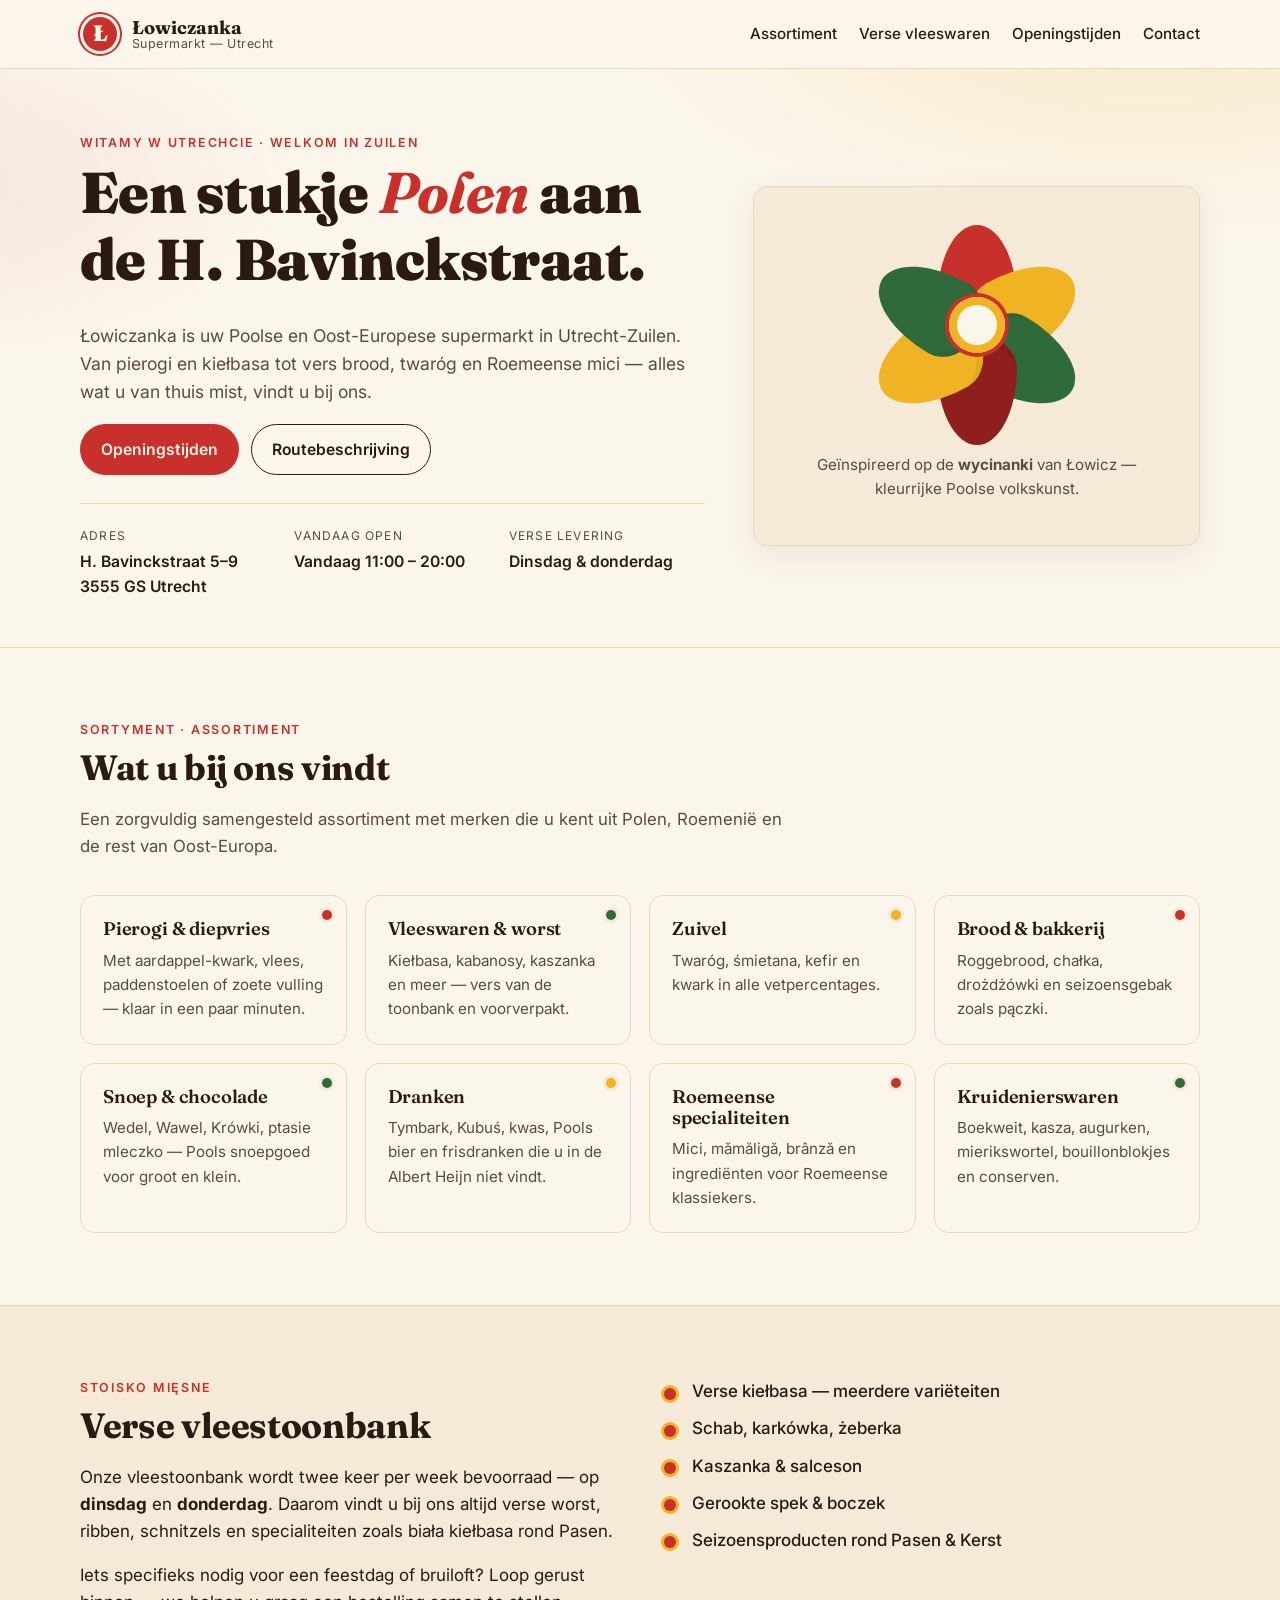
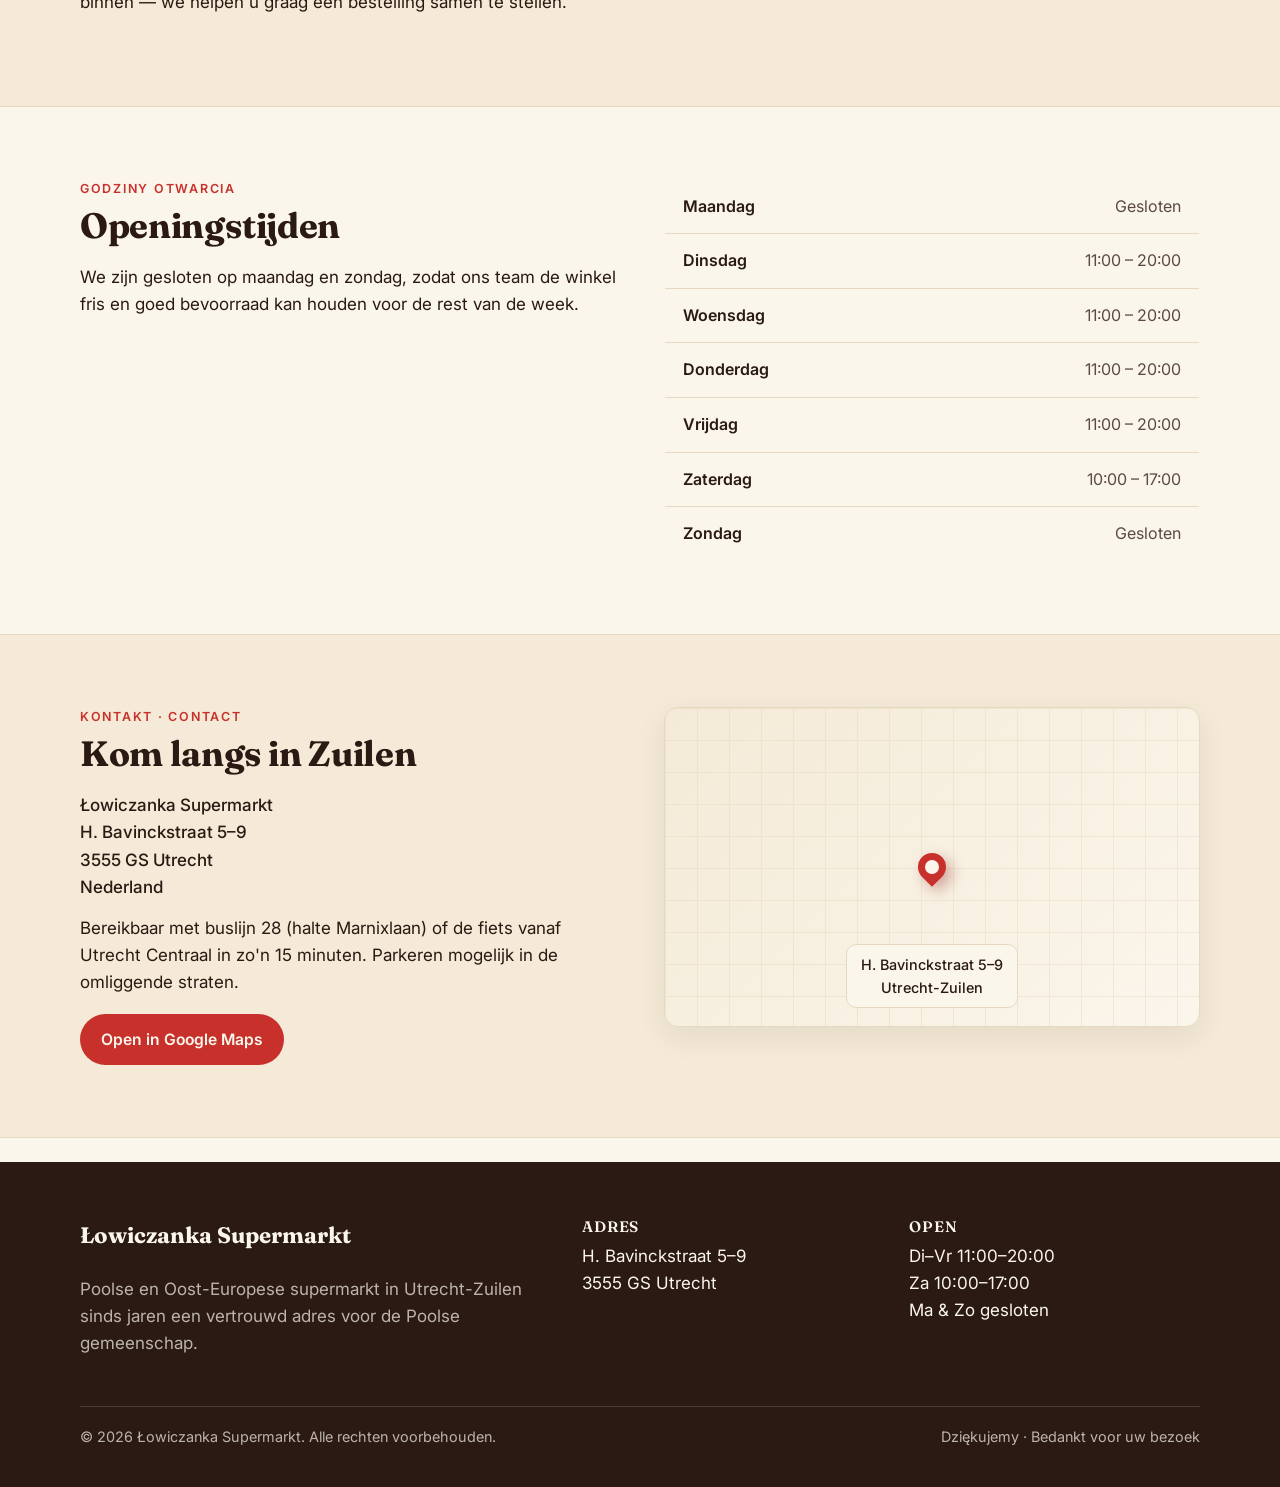
<file: lowiczanka-site/index.html>
<!doctype html>
<html lang="nl">
  <head>
    <meta charset="utf-8" />
    <meta name="viewport" content="width=device-width, initial-scale=1" />
    <title>Łowiczanka Supermarkt — Poolse supermarkt in Utrecht-Zuilen</title>
    <meta
      name="description"
      content="Łowiczanka Supermarkt aan de H. Bavinckstraat in Utrecht-Zuilen. Authentieke Poolse en Roemeense producten, verse vleeswaren, brood en zoetwaren."
    />
    <link rel="preconnect" href="https://fonts.googleapis.com" />
    <link rel="preconnect" href="https://fonts.gstatic.com" crossorigin />
    <link
      href="https://fonts.googleapis.com/css2?family=Fraunces:opsz,wght@9..144,500;9..144,700;9..144,900&family=Inter:wght@400;500;600&display=swap"
      rel="stylesheet"
    />
    <link rel="stylesheet" href="styles.css" />
  </head>
  <body>
    <header class="site-header">
      <div class="container nav">
        <a class="brand" href="#top" aria-label="Łowiczanka Supermarkt — naar boven">
          <span class="brand-mark" aria-hidden="true">Ł</span>
          <span class="brand-text">
            <span class="brand-name">Łowiczanka</span>
            <span class="brand-sub">Supermarkt — Utrecht</span>
          </span>
        </a>
        <nav aria-label="Hoofdmenu">
          <ul>
            <li><a href="#assortiment">Assortiment</a></li>
            <li><a href="#vlees">Verse vleeswaren</a></li>
            <li><a href="#openingstijden">Openingstijden</a></li>
            <li><a href="#contact">Contact</a></li>
          </ul>
        </nav>
      </div>
    </header>

    <main id="top">
      <section class="hero">
        <div class="container hero-grid">
          <div class="hero-copy">
            <p class="eyebrow">Witamy w Utrechcie · Welkom in Zuilen</p>
            <h1>
              Een stukje <em>Polen</em> aan de
              <span class="nowrap">H. Bavinckstraat.</span>
            </h1>
            <p class="lede">
              Łowiczanka is uw Poolse en Oost-Europese supermarkt in
              Utrecht-Zuilen. Van pierogi en kiełbasa tot vers brood, twaróg en
              Roemeense mici — alles wat u van thuis mist, vindt u bij ons.
            </p>
            <div class="cta-row">
              <a class="btn btn-primary" href="#openingstijden">Openingstijden</a>
              <a class="btn btn-ghost" href="#contact">Routebeschrijving</a>
            </div>
            <dl class="hero-facts">
              <div>
                <dt>Adres</dt>
                <dd>H. Bavinckstraat 5–9<br />3555 GS Utrecht</dd>
              </div>
              <div>
                <dt>Vandaag open</dt>
                <dd id="today-hours">Di–Vr 11:00–20:00</dd>
              </div>
              <div>
                <dt>Verse levering</dt>
                <dd>Dinsdag &amp; donderdag</dd>
              </div>
            </dl>
          </div>
          <aside class="hero-card" aria-label="Folk-patroon">
            <div class="folk" role="img" aria-label="Łowicz-geïnspireerd patroon">
              <span class="petal p1"></span>
              <span class="petal p2"></span>
              <span class="petal p3"></span>
              <span class="petal p4"></span>
              <span class="petal p5"></span>
              <span class="petal p6"></span>
              <span class="core"></span>
            </div>
            <p class="folk-caption">
              Geïnspireerd op de <strong>wycinanki</strong> van Łowicz —
              kleurrijke Poolse volkskunst.
            </p>
          </aside>
        </div>
      </section>

      <section id="assortiment" class="section">
        <div class="container">
          <header class="section-head">
            <p class="eyebrow">Sortyment · Assortiment</p>
            <h2>Wat u bij ons vindt</h2>
            <p class="section-lede">
              Een zorgvuldig samengesteld assortiment met merken die u kent uit
              Polen, Roemenië en de rest van Oost-Europa.
            </p>
          </header>

          <ul class="cat-grid">
            <li class="cat">
              <h3>Pierogi &amp; diepvries</h3>
              <p>
                Met aardappel-kwark, vlees, paddenstoelen of zoete vulling —
                klaar in een paar minuten.
              </p>
            </li>
            <li class="cat">
              <h3>Vleeswaren &amp; worst</h3>
              <p>
                Kiełbasa, kabanosy, kaszanka en meer — vers van de toonbank en
                voorverpakt.
              </p>
            </li>
            <li class="cat">
              <h3>Zuivel</h3>
              <p>
                Twaróg, śmietana, kefir en kwark in alle vetpercentages.
              </p>
            </li>
            <li class="cat">
              <h3>Brood &amp; bakkerij</h3>
              <p>
                Roggebrood, chałka, drożdżówki en seizoensgebak zoals pączki.
              </p>
            </li>
            <li class="cat">
              <h3>Snoep &amp; chocolade</h3>
              <p>
                Wedel, Wawel, Krówki, ptasie mleczko — Pools snoepgoed voor
                groot en klein.
              </p>
            </li>
            <li class="cat">
              <h3>Dranken</h3>
              <p>
                Tymbark, Kubuś, kwas, Pools bier en frisdranken die u in de
                Albert Heijn niet vindt.</p>
            </li>
            <li class="cat">
              <h3>Roemeense specialiteiten</h3>
              <p>
                Mici, mămăligă, brânză en ingrediënten voor Roemeense
                klassiekers.
              </p>
            </li>
            <li class="cat">
              <h3>Kruidenierswaren</h3>
              <p>
                Boekweit, kasza, augurken, mierikswortel, bouillonblokjes en
                conserven.
              </p>
            </li>
          </ul>
        </div>
      </section>

      <section id="vlees" class="section section-alt">
        <div class="container two-col">
          <div>
            <p class="eyebrow">Stoisko mięsne</p>
            <h2>Verse vleestoonbank</h2>
            <p>
              Onze vleestoonbank wordt twee keer per week bevoorraad — op
              <strong>dinsdag</strong> en <strong>donderdag</strong>. Daarom
              vindt u bij ons altijd verse worst, ribben, schnitzels en
              specialiteiten zoals biała kiełbasa rond Pasen.
            </p>
            <p>
              Iets specifieks nodig voor een feestdag of bruiloft? Loop
              gerust binnen — we helpen u graag een bestelling samen te
              stellen.
            </p>
          </div>
          <ul class="bullets">
            <li>Verse kiełbasa — meerdere variëteiten</li>
            <li>Schab, karkówka, żeberka</li>
            <li>Kaszanka &amp; salceson</li>
            <li>Gerookte spek &amp; boczek</li>
            <li>Seizoensproducten rond Pasen &amp; Kerst</li>
          </ul>
        </div>
      </section>

      <section id="openingstijden" class="section">
        <div class="container two-col">
          <div>
            <p class="eyebrow">Godziny otwarcia</p>
            <h2>Openingstijden</h2>
            <p>
              We zijn gesloten op maandag en zondag, zodat ons team de winkel
              fris en goed bevoorraad kan houden voor de rest van de week.
            </p>
          </div>
          <table class="hours" aria-label="Openingstijden per dag">
            <tbody>
              <tr><th scope="row">Maandag</th><td>Gesloten</td></tr>
              <tr><th scope="row">Dinsdag</th><td>11:00 – 20:00</td></tr>
              <tr><th scope="row">Woensdag</th><td>11:00 – 20:00</td></tr>
              <tr><th scope="row">Donderdag</th><td>11:00 – 20:00</td></tr>
              <tr><th scope="row">Vrijdag</th><td>11:00 – 20:00</td></tr>
              <tr><th scope="row">Zaterdag</th><td>10:00 – 17:00</td></tr>
              <tr><th scope="row">Zondag</th><td>Gesloten</td></tr>
            </tbody>
          </table>
        </div>
      </section>

      <section id="contact" class="section section-alt">
        <div class="container two-col">
          <div>
            <p class="eyebrow">Kontakt · Contact</p>
            <h2>Kom langs in Zuilen</h2>
            <address>
              Łowiczanka Supermarkt<br />
              H. Bavinckstraat 5–9<br />
              3555 GS Utrecht<br />
              Nederland
            </address>
            <p>
              Bereikbaar met buslijn 28 (halte Marnixlaan) of de fiets vanaf
              Utrecht Centraal in zo'n 15 minuten. Parkeren mogelijk in de
              omliggende straten.
            </p>
            <a
              class="btn btn-primary"
              href="https://www.google.com/maps/search/?api=1&query=H.+Bavinckstraat+5+Utrecht"
              target="_blank"
              rel="noopener"
              >Open in Google Maps</a
            >
          </div>
          <div class="map-card" aria-hidden="true">
            <div class="map-pin"></div>
            <p class="map-label">H. Bavinckstraat 5–9<br />Utrecht-Zuilen</p>
          </div>
        </div>
      </section>
    </main>

    <footer class="site-footer">
      <div class="container footer-grid">
        <div>
          <p class="brand-name">Łowiczanka Supermarkt</p>
          <p class="muted">
            Poolse en Oost-Europese supermarkt in Utrecht-Zuilen sinds jaren
            een vertrouwd adres voor de Poolse gemeenschap.
          </p>
        </div>
        <div>
          <h4>Adres</h4>
          <p>H. Bavinckstraat 5–9<br />3555 GS Utrecht</p>
        </div>
        <div>
          <h4>Open</h4>
          <p>Di–Vr 11:00–20:00<br />Za 10:00–17:00<br />Ma &amp; Zo gesloten</p>
        </div>
      </div>
      <div class="container footer-bottom">
        <p class="muted">© <span id="year">2026</span> Łowiczanka Supermarkt. Alle rechten voorbehouden.</p>
        <p class="muted">Dziękujemy · Bedankt voor uw bezoek</p>
      </div>
    </footer>

    <script>
      document.getElementById("year").textContent = new Date().getFullYear();
      (function () {
        var map = {
          0: "Vandaag gesloten (zondag)",
          1: "Vandaag gesloten (maandag)",
          2: "Vandaag 11:00 – 20:00",
          3: "Vandaag 11:00 – 20:00",
          4: "Vandaag 11:00 – 20:00",
          5: "Vandaag 11:00 – 20:00",
          6: "Vandaag 10:00 – 17:00"
        };
        var el = document.getElementById("today-hours");
        if (el) el.textContent = map[new Date().getDay()];
      })();
    </script>
  </body>
</html>
</file>
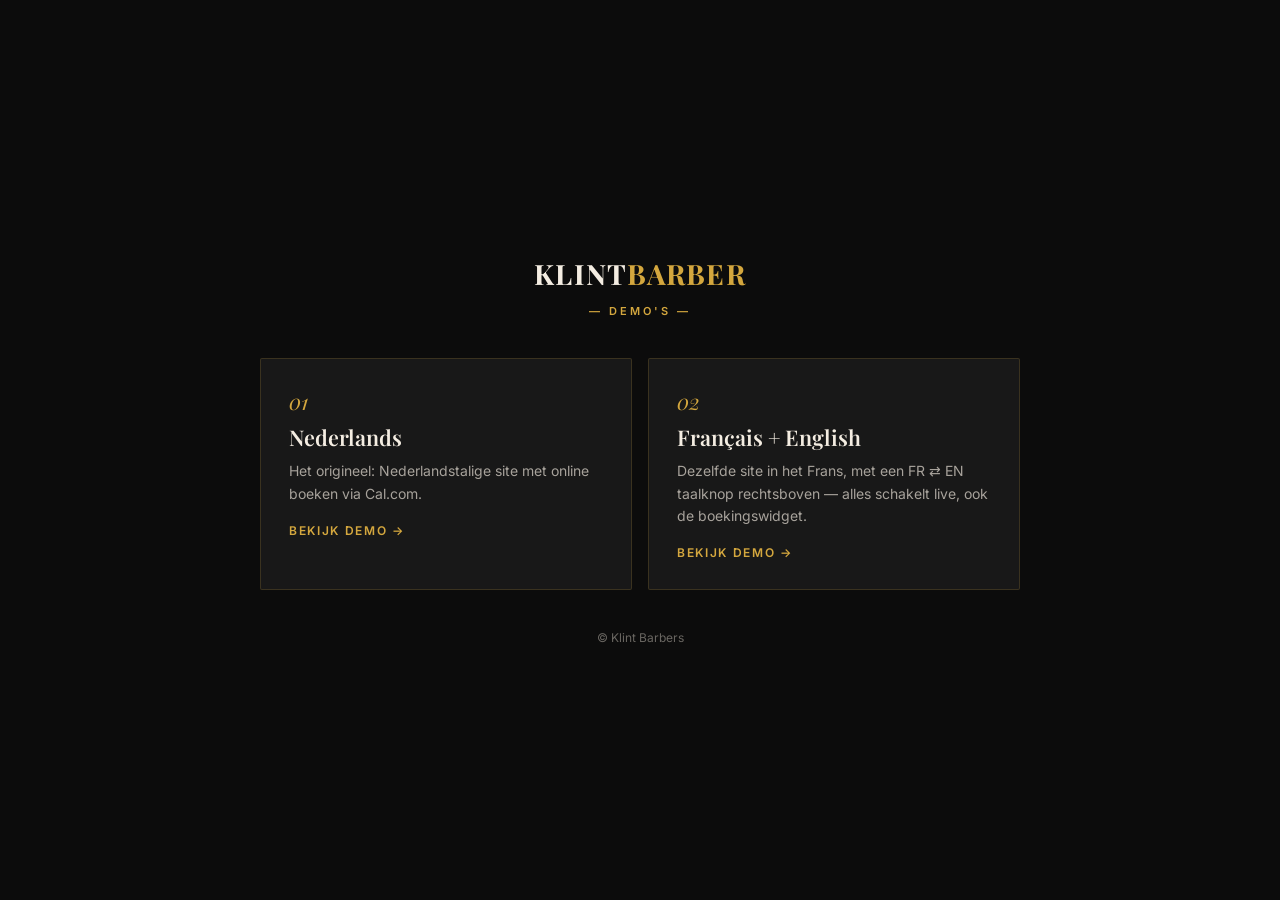
<file: klint-barbers-site/demos/index.html>
<!doctype html>
<html lang="nl">
<head>
  <meta charset="utf-8" />
  <meta name="viewport" content="width=device-width, initial-scale=1" />
  <title>Klint Barbers — Demo's</title>
  <meta name="robots" content="noindex" />
  <link rel="icon" type="image/svg+xml" href="data:image/svg+xml,%3Csvg%20xmlns='http://www.w3.org/2000/svg'%20viewBox='0%200%2024%2024'%3E%3Crect%20width='24'%20height='24'%20rx='4'%20fill='%230c0c0c'/%3E%3Cg%20fill='none'%20stroke='%23d4a73e'%20stroke-width='1.7'%3E%3Ccircle%20cx='7'%20cy='7.5'%20r='2.3'/%3E%3Ccircle%20cx='7'%20cy='16.5'%20r='2.3'/%3E%3Cpath%20d='M19.5%205%209%2015.2M14.6%2014.6%2019.5%2019.5M8.9%209%2011.8%2012'/%3E%3C/g%3E%3C/svg%3E" />
  <link rel="preconnect" href="https://fonts.googleapis.com" />
  <link rel="preconnect" href="https://fonts.gstatic.com" crossorigin />
  <link href="https://fonts.googleapis.com/css2?family=Playfair+Display:wght@600;700&family=Inter:wght@400;500;600&display=swap" rel="stylesheet" />
  <style>
    :root {
      --bg-dark: #0c0c0c;
      --card-dark: #181818;
      --gold: #d4a73e;
      --gold-bright: #e8b94d;
      --cream: #f4ede2;
    }
    * { margin: 0; padding: 0; box-sizing: border-box; }
    body {
      min-height: 100vh;
      background: var(--bg-dark);
      color: var(--cream);
      font-family: 'Inter', system-ui, sans-serif;
      -webkit-font-smoothing: antialiased;
      display: flex; flex-direction: column; align-items: center; justify-content: center;
      padding: 3rem 1.25rem;
      gap: 2.5rem;
    }
    .wordmark {
      font-family: 'Playfair Display', Georgia, serif;
      font-weight: 700; letter-spacing: 0.04em; text-transform: uppercase;
      font-size: 1.75rem; text-align: center;
    }
    .wordmark span { color: var(--gold); }
    .eyebrow {
      font-size: 11px; font-weight: 600; letter-spacing: 0.28em;
      text-transform: uppercase; color: var(--gold); text-align: center;
      margin-top: 0.75rem;
    }
    .cards { display: grid; grid-template-columns: 1fr; gap: 1rem; width: 100%; max-width: 760px; }
    @media (min-width: 640px) { .cards { grid-template-columns: 1fr 1fr; } }
    .card {
      display: block;
      background: var(--card-dark);
      border: 1px solid rgba(212, 167, 62, 0.18);
      border-radius: 2px;
      padding: 1.75rem;
      color: var(--cream);
      text-decoration: none;
      transition: transform 240ms cubic-bezier(0.22, 1, 0.36, 1), border-color 240ms;
    }
    .card:hover { transform: translateY(-3px); border-color: rgba(212, 167, 62, 0.55); }
    .card:focus-visible { outline: 2px solid var(--gold-bright); outline-offset: 3px; }
    .card .num {
      font-family: 'Playfair Display', serif; font-style: italic;
      font-size: 1.35rem; color: var(--gold);
    }
    .card h2 { font-family: 'Playfair Display', serif; font-weight: 600; font-size: 1.35rem; margin: 0.5rem 0 0.6rem; }
    .card p { font-size: 0.875rem; line-height: 1.6; color: rgba(244, 237, 226, 0.65); }
    .card .go { display: inline-block; margin-top: 1.1rem; font-size: 12px; font-weight: 600; letter-spacing: 0.14em; text-transform: uppercase; color: var(--gold); }
    footer { font-size: 12px; color: rgba(244, 237, 226, 0.4); text-align: center; }
  </style>
</head>
<body>

  <header>
    <div class="wordmark">KLINT<span>BARBER</span></div>
    <div class="eyebrow">— Demo's —</div>
  </header>

  <main class="cards">
    <a class="card" href="nl/index.html">
      <span class="num">01</span>
      <h2>Nederlands</h2>
      <p>Het origineel: Nederlandstalige site met online boeken via Cal.com.</p>
      <span class="go">Bekijk demo →</span>
    </a>
    <a class="card" href="fr/index.html">
      <span class="num">02</span>
      <h2>Français + English</h2>
      <p>Dezelfde site in het Frans, met een FR ⇄ EN taalknop rechtsboven — alles schakelt live, ook de boekingswidget.</p>
      <span class="go">Bekijk demo →</span>
    </a>
  </main>

  <footer>© Klint Barbers</footer>

</body>
</html>
</file>
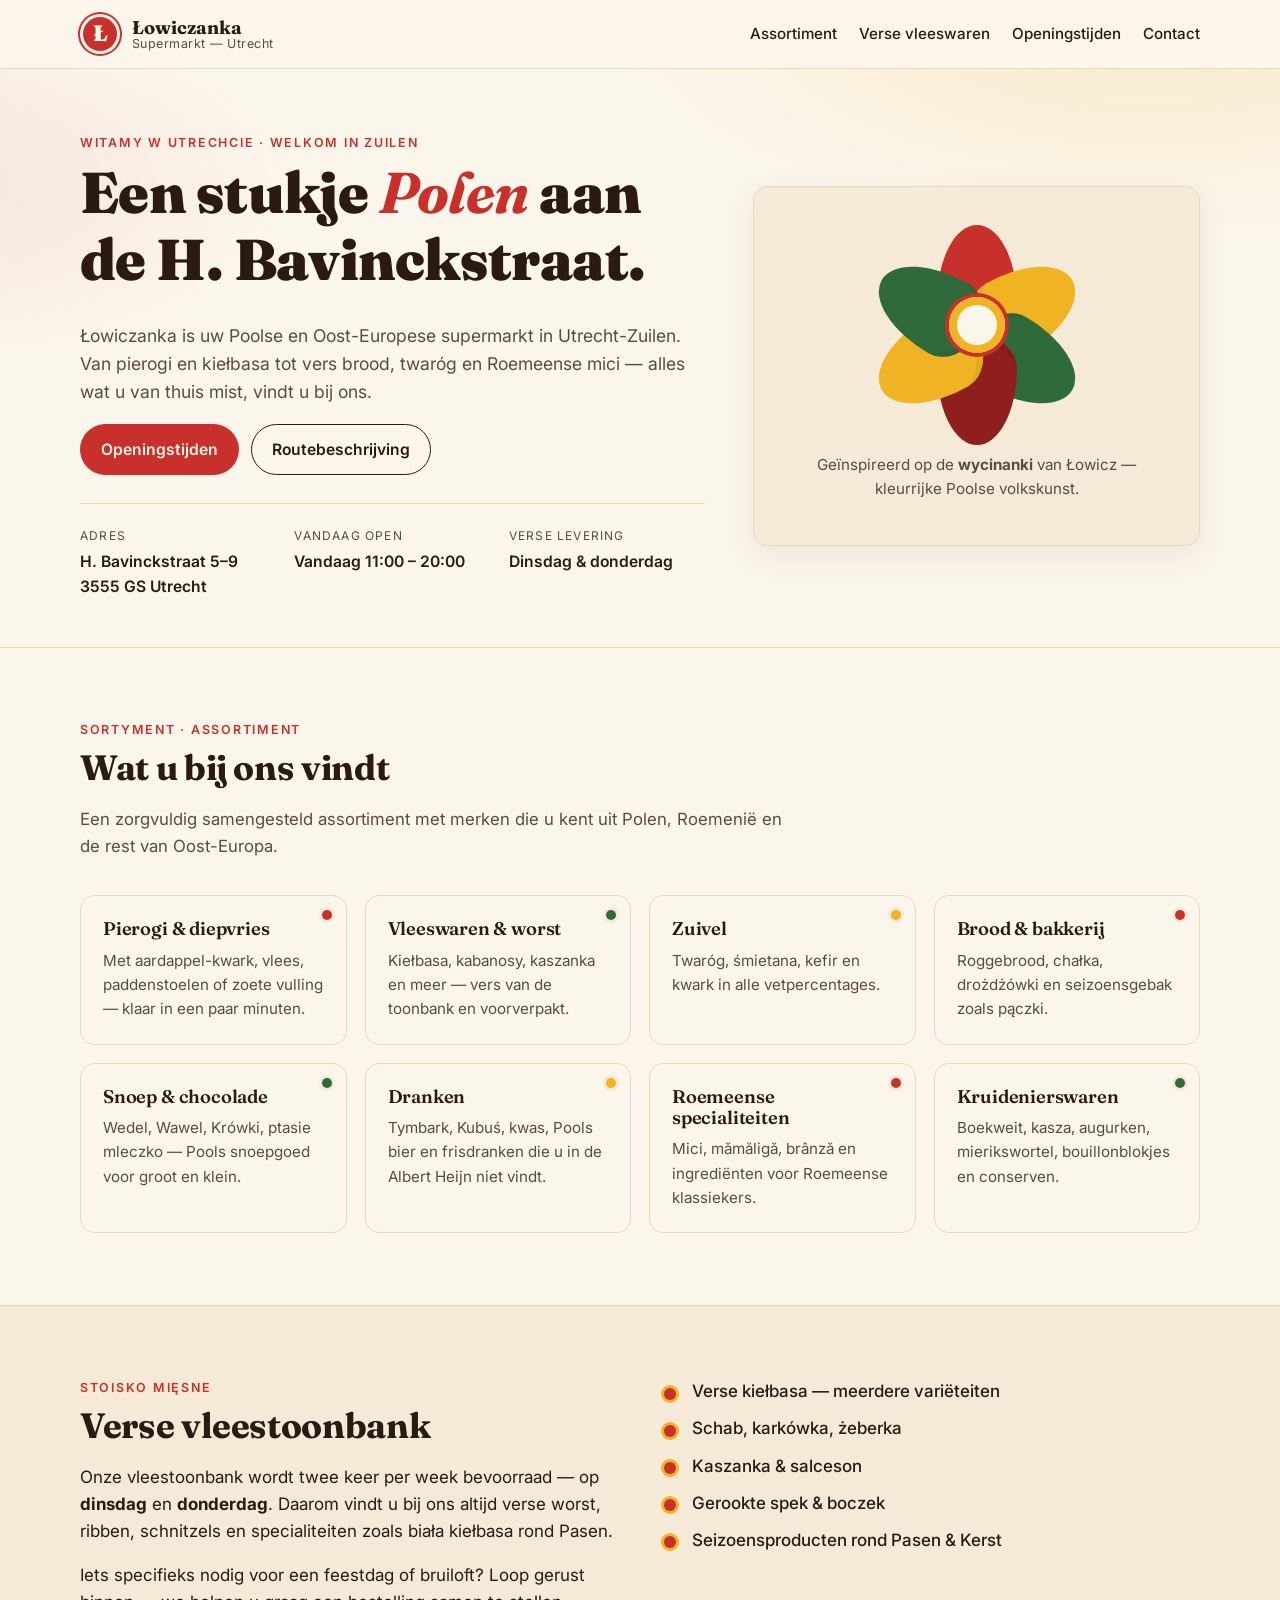
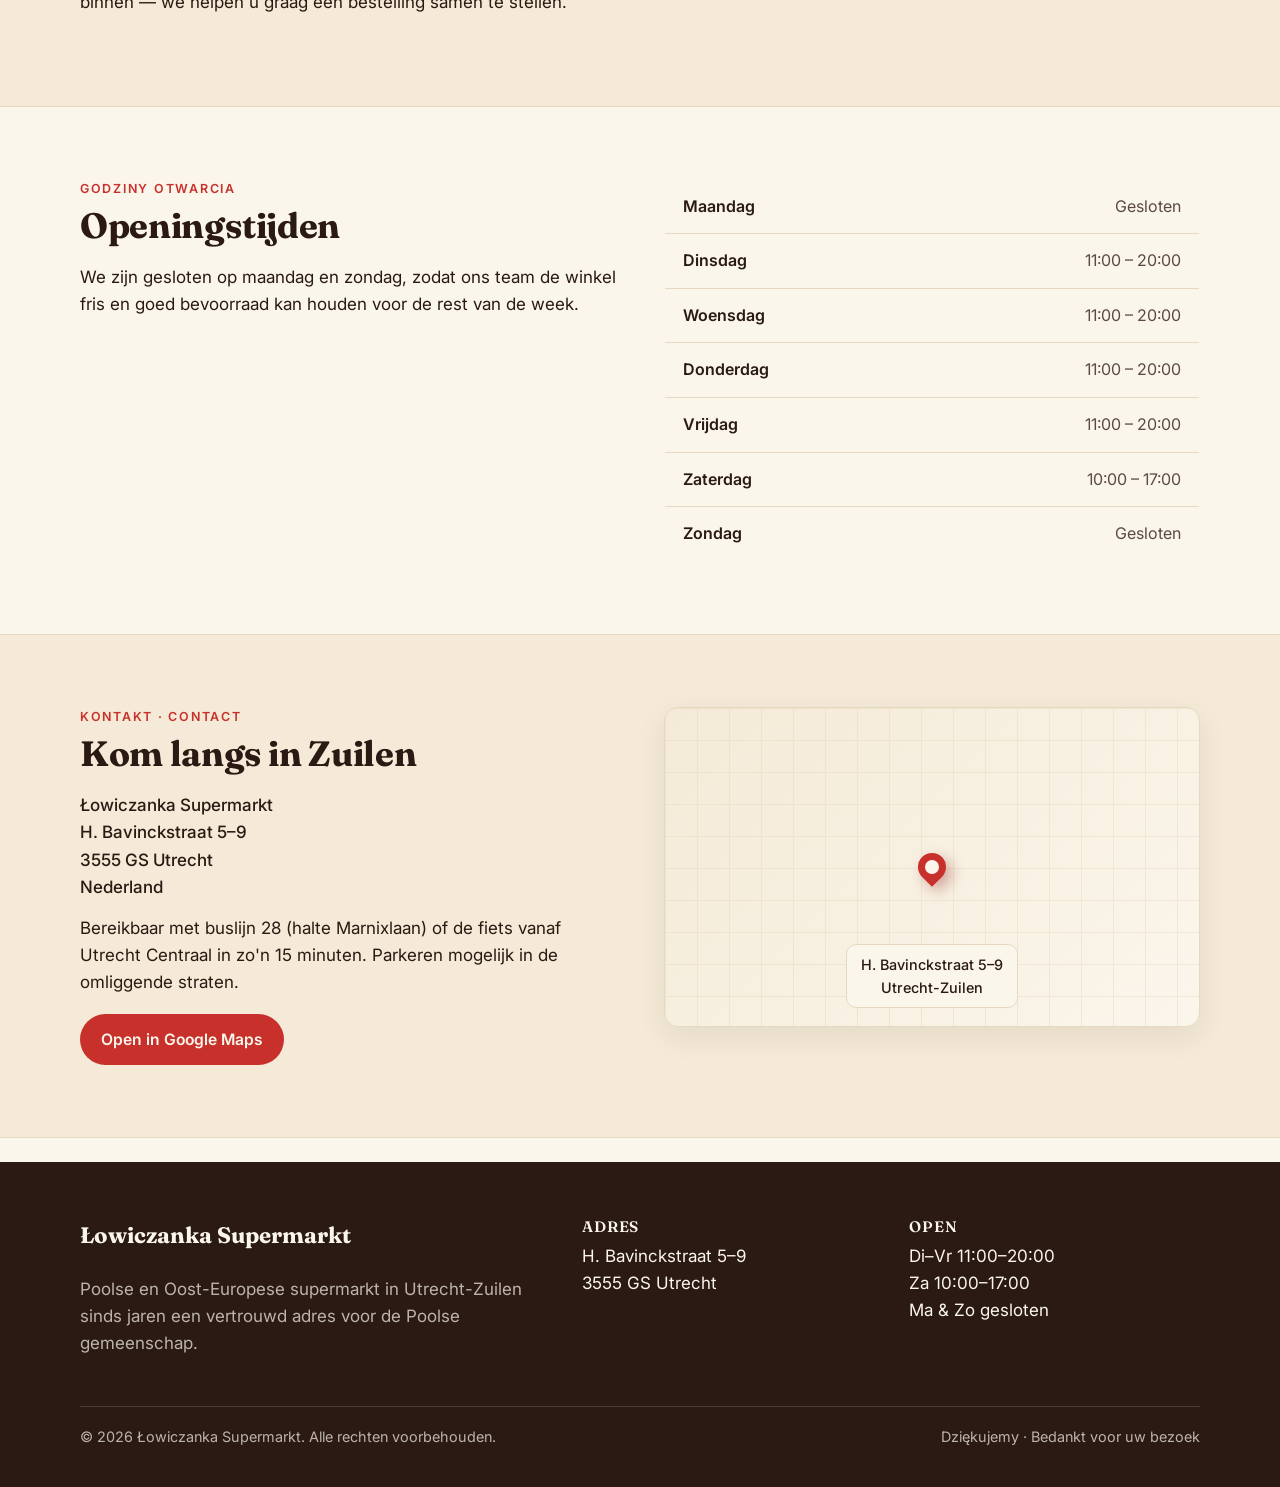
<file: lowiczanka-site/lowiczanka-standalone.html>
<!doctype html>
<html lang="nl">
  <head>
    <meta charset="utf-8" />
    <meta name="viewport" content="width=device-width, initial-scale=1" />
    <title>Łowiczanka Supermarkt — Poolse supermarkt in Utrecht-Zuilen</title>
    <meta
      name="description"
      content="Łowiczanka Supermarkt aan de H. Bavinckstraat in Utrecht-Zuilen. Authentieke Poolse en Roemeense producten, verse vleeswaren, brood en zoetwaren."
    />
    <link rel="preconnect" href="https://fonts.googleapis.com" />
    <link rel="preconnect" href="https://fonts.gstatic.com" crossorigin />
    <link
      href="https://fonts.googleapis.com/css2?family=Fraunces:opsz,wght@9..144,500;9..144,700;9..144,900&family=Inter:wght@400;500;600&display=swap"
      rel="stylesheet"
    />
    <style>
:root {
  --cream: #fbf6ec;
  --cream-2: #f4ead7;
  --ink: #2a1a13;
  --ink-soft: #5b4a40;
  --red: #c8312b;        /* Łowicz folk red */
  --red-deep: #8e1f1c;
  --green: #2f6b3a;      /* folk green accent */
  --yellow: #f0b323;     /* folk yellow accent */
  --line: #e7d9bf;
  --shadow: 0 10px 30px rgba(60, 25, 10, 0.08);
  --radius: 14px;
}

* { box-sizing: border-box; }

html { scroll-behavior: smooth; }

body {
  margin: 0;
  font-family: "Inter", system-ui, -apple-system, "Segoe UI", Roboto, sans-serif;
  font-size: 17px;
  line-height: 1.6;
  color: var(--ink);
  background: var(--cream);
  -webkit-font-smoothing: antialiased;
}

h1, h2, h3, h4 {
  font-family: "Fraunces", Georgia, "Times New Roman", serif;
  color: var(--ink);
  line-height: 1.15;
  margin: 0 0 0.5em;
  letter-spacing: -0.01em;
}

h1 { font-size: clamp(2.2rem, 5vw, 3.6rem); font-weight: 900; }
h1 em { font-style: italic; color: var(--red); font-weight: 700; }
h2 { font-size: clamp(1.6rem, 3vw, 2.2rem); font-weight: 700; }
h3 { font-size: 1.15rem; font-weight: 600; }
h4 { font-size: 0.95rem; font-weight: 600; text-transform: uppercase; letter-spacing: 0.06em; color: var(--ink-soft); }

p { margin: 0 0 1em; }

a { color: var(--red-deep); text-decoration-thickness: 1px; text-underline-offset: 3px; }
a:hover { color: var(--red); }

.container {
  width: min(1120px, 92vw);
  margin: 0 auto;
}

.eyebrow {
  text-transform: uppercase;
  letter-spacing: 0.14em;
  font-size: 0.78rem;
  font-weight: 600;
  color: var(--red);
  margin: 0 0 0.6em;
}

.nowrap { white-space: nowrap; }

/* Header */
.site-header {
  position: sticky;
  top: 0;
  z-index: 50;
  background: rgba(251, 246, 236, 0.9);
  backdrop-filter: saturate(140%) blur(8px);
  border-bottom: 1px solid var(--line);
}

.nav {
  display: flex;
  align-items: center;
  justify-content: space-between;
  padding: 14px 0;
  gap: 16px;
}

.brand {
  display: inline-flex;
  align-items: center;
  gap: 12px;
  text-decoration: none;
  color: var(--ink);
}

.brand-mark {
  width: 40px;
  height: 40px;
  border-radius: 50%;
  background: var(--red);
  color: var(--cream);
  font-family: "Fraunces", serif;
  font-weight: 900;
  font-size: 1.4rem;
  display: grid;
  place-items: center;
  box-shadow: inset 0 0 0 3px var(--cream), 0 0 0 2px var(--red);
}

.brand-text { display: flex; flex-direction: column; line-height: 1.05; }
.brand-name { font-family: "Fraunces", serif; font-weight: 700; font-size: 1.15rem; }
.brand-sub { font-size: 0.78rem; color: var(--ink-soft); letter-spacing: 0.04em; }

.site-header nav ul {
  list-style: none;
  display: flex;
  gap: 22px;
  margin: 0;
  padding: 0;
}

.site-header nav a {
  color: var(--ink);
  text-decoration: none;
  font-weight: 500;
  font-size: 0.95rem;
}

.site-header nav a:hover { color: var(--red-deep); }

@media (max-width: 720px) {
  .site-header nav { display: none; }
}

/* Hero */
.hero {
  padding: 64px 0 48px;
  background:
    radial-gradient(900px 380px at 90% -10%, rgba(240, 179, 35, 0.18), transparent 60%),
    radial-gradient(700px 300px at -10% 20%, rgba(200, 49, 43, 0.10), transparent 60%),
    var(--cream);
  border-bottom: 1px solid var(--line);
}

.hero-grid {
  display: grid;
  grid-template-columns: 1.4fr 1fr;
  gap: 48px;
  align-items: center;
}

.lede {
  font-size: 1.1rem;
  color: var(--ink-soft);
  max-width: 56ch;
}

.cta-row {
  display: flex;
  gap: 12px;
  flex-wrap: wrap;
  margin: 8px 0 28px;
}

.btn {
  display: inline-block;
  padding: 12px 20px;
  border-radius: 999px;
  font-weight: 600;
  text-decoration: none;
  font-size: 0.98rem;
  border: 1px solid transparent;
  transition: transform 0.08s ease, background 0.2s ease, color 0.2s ease;
}
.btn:hover { transform: translateY(-1px); }

.btn-primary { background: var(--red); color: var(--cream); }
.btn-primary:hover { background: var(--red-deep); color: var(--cream); }

.btn-ghost { background: transparent; color: var(--ink); border-color: var(--ink); }
.btn-ghost:hover { background: var(--ink); color: var(--cream); }

.hero-facts {
  display: grid;
  grid-template-columns: repeat(3, 1fr);
  gap: 18px;
  border-top: 1px solid var(--line);
  padding-top: 22px;
  margin: 0;
}

.hero-facts dt {
  font-size: 0.75rem;
  text-transform: uppercase;
  letter-spacing: 0.1em;
  color: var(--ink-soft);
  margin-bottom: 4px;
}

.hero-facts dd {
  margin: 0;
  font-weight: 600;
  font-size: 0.98rem;
}

.hero-card {
  background: var(--cream-2);
  border: 1px solid var(--line);
  border-radius: var(--radius);
  padding: 28px;
  box-shadow: var(--shadow);
  display: flex;
  flex-direction: column;
  align-items: center;
  text-align: center;
}

.folk-caption {
  margin-top: 18px;
  font-size: 0.95rem;
  color: var(--ink-soft);
}

/* Łowicz-style folk flower (pure CSS) */
.folk {
  position: relative;
  width: 220px;
  height: 220px;
  display: grid;
  place-items: center;
}

.folk .petal {
  position: absolute;
  width: 80px;
  height: 110px;
  left: 50%;
  top: 50%;
  border-radius: 50% 50% 50% 50% / 70% 70% 30% 30%;
  transform-origin: 50% 100%;
  margin-left: -40px;
  margin-top: -100px;
  box-shadow: inset 0 -8px 0 rgba(0, 0, 0, 0.06);
}

.folk .p1 { background: var(--red);    transform: rotate(0deg); }
.folk .p2 { background: var(--yellow); transform: rotate(60deg); }
.folk .p3 { background: var(--green);  transform: rotate(120deg); }
.folk .p4 { background: var(--red-deep); transform: rotate(180deg); }
.folk .p5 { background: var(--yellow); transform: rotate(240deg); }
.folk .p6 { background: var(--green);  transform: rotate(300deg); }

.folk .core {
  position: absolute;
  width: 56px;
  height: 56px;
  border-radius: 50%;
  background: var(--cream);
  box-shadow: 0 0 0 4px var(--red), inset 0 0 0 8px var(--yellow);
}

/* Sections */
.section {
  padding: 72px 0;
}

.section-alt {
  background: var(--cream-2);
  border-top: 1px solid var(--line);
  border-bottom: 1px solid var(--line);
}

.section-head { max-width: 720px; margin-bottom: 36px; }
.section-lede { color: var(--ink-soft); font-size: 1.05rem; }

.two-col {
  display: grid;
  grid-template-columns: 1fr 1fr;
  gap: 48px;
  align-items: start;
}

/* Categories */
.cat-grid {
  list-style: none;
  margin: 0;
  padding: 0;
  display: grid;
  grid-template-columns: repeat(4, 1fr);
  gap: 18px;
}

.cat {
  background: var(--cream);
  border: 1px solid var(--line);
  border-radius: var(--radius);
  padding: 22px;
  position: relative;
  transition: transform 0.15s ease, box-shadow 0.2s ease;
}

.cat::before {
  content: "";
  position: absolute;
  top: 14px;
  right: 14px;
  width: 10px;
  height: 10px;
  border-radius: 50%;
  background: var(--red);
  box-shadow: 0 0 0 3px var(--cream-2);
}

.cat:nth-child(3n)::before  { background: var(--yellow); }
.cat:nth-child(3n+1)::before { background: var(--red); }
.cat:nth-child(3n+2)::before { background: var(--green); }

.cat:hover {
  transform: translateY(-2px);
  box-shadow: var(--shadow);
}

.cat p {
  font-size: 0.95rem;
  color: var(--ink-soft);
  margin: 0;
}

/* Bullets */
.bullets {
  list-style: none;
  padding: 0;
  margin: 0;
  display: grid;
  gap: 10px;
}

.bullets li {
  position: relative;
  padding-left: 28px;
  font-weight: 500;
}

.bullets li::before {
  content: "";
  position: absolute;
  left: 0;
  top: 0.55em;
  width: 12px;
  height: 12px;
  border-radius: 50%;
  background: var(--red);
  box-shadow: 0 0 0 3px var(--yellow);
}

/* Hours table */
.hours {
  width: 100%;
  border-collapse: collapse;
  background: var(--cream);
  border: 1px solid var(--line);
  border-radius: var(--radius);
  overflow: hidden;
}

.hours th, .hours td {
  text-align: left;
  padding: 14px 18px;
  border-bottom: 1px solid var(--line);
  font-size: 1rem;
}

.hours tr:last-child th, .hours tr:last-child td { border-bottom: 0; }
.hours th { font-weight: 600; }
.hours td { color: var(--ink-soft); text-align: right; }

/* Contact / map card */
address {
  font-style: normal;
  font-weight: 500;
  margin: 0 0 14px;
}

.map-card {
  background: linear-gradient(135deg, var(--cream-2), var(--cream));
  border: 1px solid var(--line);
  border-radius: var(--radius);
  height: 320px;
  position: relative;
  display: grid;
  place-items: center;
  overflow: hidden;
  box-shadow: var(--shadow);
}

.map-card::before {
  content: "";
  position: absolute;
  inset: 0;
  background-image:
    linear-gradient(var(--line) 1px, transparent 1px),
    linear-gradient(90deg, var(--line) 1px, transparent 1px);
  background-size: 32px 32px;
  opacity: 0.5;
}

.map-pin {
  position: relative;
  width: 28px;
  height: 28px;
  border-radius: 50% 50% 50% 0;
  background: var(--red);
  transform: rotate(-45deg);
  box-shadow: 0 8px 14px rgba(142, 31, 28, 0.35);
}

.map-pin::after {
  content: "";
  position: absolute;
  inset: 7px;
  border-radius: 50%;
  background: var(--cream);
}

.map-label {
  position: absolute;
  bottom: 18px;
  background: var(--cream);
  border: 1px solid var(--line);
  border-radius: 10px;
  padding: 8px 14px;
  font-size: 0.9rem;
  font-weight: 500;
  text-align: center;
  margin: 0;
}

/* Footer */
.site-footer {
  background: var(--ink);
  color: var(--cream);
  padding: 56px 0 24px;
  margin-top: 24px;
}

.site-footer .brand-name { font-size: 1.4rem; }
.site-footer h4 { color: var(--cream); }
.site-footer .muted { color: rgba(251, 246, 236, 0.7); }

.footer-grid {
  display: grid;
  grid-template-columns: 1.6fr 1fr 1fr;
  gap: 36px;
  padding-bottom: 32px;
  border-bottom: 1px solid rgba(251, 246, 236, 0.15);
}

.footer-bottom {
  padding-top: 18px;
  display: flex;
  justify-content: space-between;
  flex-wrap: wrap;
  gap: 8px;
  font-size: 0.9rem;
}

/* Responsive */
@media (max-width: 920px) {
  .hero-grid { grid-template-columns: 1fr; }
  .hero-card { order: -1; align-self: center; max-width: 320px; }
  .cat-grid { grid-template-columns: repeat(2, 1fr); }
  .two-col { grid-template-columns: 1fr; }
  .footer-grid { grid-template-columns: 1fr 1fr; }
}

@media (max-width: 540px) {
  .hero { padding: 40px 0 32px; }
  .section { padding: 48px 0; }
  .hero-facts { grid-template-columns: 1fr; }
  .cat-grid { grid-template-columns: 1fr; }
  .footer-grid { grid-template-columns: 1fr; }
}

</style>
  </head>
  <body>
    <header class="site-header">
      <div class="container nav">
        <a class="brand" href="#top" aria-label="Łowiczanka Supermarkt — naar boven">
          <span class="brand-mark" aria-hidden="true">Ł</span>
          <span class="brand-text">
            <span class="brand-name">Łowiczanka</span>
            <span class="brand-sub">Supermarkt — Utrecht</span>
          </span>
        </a>
        <nav aria-label="Hoofdmenu">
          <ul>
            <li><a href="#assortiment">Assortiment</a></li>
            <li><a href="#vlees">Verse vleeswaren</a></li>
            <li><a href="#openingstijden">Openingstijden</a></li>
            <li><a href="#contact">Contact</a></li>
          </ul>
        </nav>
      </div>
    </header>

    <main id="top">
      <section class="hero">
        <div class="container hero-grid">
          <div class="hero-copy">
            <p class="eyebrow">Witamy w Utrechcie · Welkom in Zuilen</p>
            <h1>
              Een stukje <em>Polen</em> aan de
              <span class="nowrap">H. Bavinckstraat.</span>
            </h1>
            <p class="lede">
              Łowiczanka is uw Poolse en Oost-Europese supermarkt in
              Utrecht-Zuilen. Van pierogi en kiełbasa tot vers brood, twaróg en
              Roemeense mici — alles wat u van thuis mist, vindt u bij ons.
            </p>
            <div class="cta-row">
              <a class="btn btn-primary" href="#openingstijden">Openingstijden</a>
              <a class="btn btn-ghost" href="#contact">Routebeschrijving</a>
            </div>
            <dl class="hero-facts">
              <div>
                <dt>Adres</dt>
                <dd>H. Bavinckstraat 5–9<br />3555 GS Utrecht</dd>
              </div>
              <div>
                <dt>Vandaag open</dt>
                <dd id="today-hours">Di–Vr 11:00–20:00</dd>
              </div>
              <div>
                <dt>Verse levering</dt>
                <dd>Dinsdag &amp; donderdag</dd>
              </div>
            </dl>
          </div>
          <aside class="hero-card" aria-label="Folk-patroon">
            <div class="folk" role="img" aria-label="Łowicz-geïnspireerd patroon">
              <span class="petal p1"></span>
              <span class="petal p2"></span>
              <span class="petal p3"></span>
              <span class="petal p4"></span>
              <span class="petal p5"></span>
              <span class="petal p6"></span>
              <span class="core"></span>
            </div>
            <p class="folk-caption">
              Geïnspireerd op de <strong>wycinanki</strong> van Łowicz —
              kleurrijke Poolse volkskunst.
            </p>
          </aside>
        </div>
      </section>

      <section id="assortiment" class="section">
        <div class="container">
          <header class="section-head">
            <p class="eyebrow">Sortyment · Assortiment</p>
            <h2>Wat u bij ons vindt</h2>
            <p class="section-lede">
              Een zorgvuldig samengesteld assortiment met merken die u kent uit
              Polen, Roemenië en de rest van Oost-Europa.
            </p>
          </header>

          <ul class="cat-grid">
            <li class="cat">
              <h3>Pierogi &amp; diepvries</h3>
              <p>
                Met aardappel-kwark, vlees, paddenstoelen of zoete vulling —
                klaar in een paar minuten.
              </p>
            </li>
            <li class="cat">
              <h3>Vleeswaren &amp; worst</h3>
              <p>
                Kiełbasa, kabanosy, kaszanka en meer — vers van de toonbank en
                voorverpakt.
              </p>
            </li>
            <li class="cat">
              <h3>Zuivel</h3>
              <p>
                Twaróg, śmietana, kefir en kwark in alle vetpercentages.
              </p>
            </li>
            <li class="cat">
              <h3>Brood &amp; bakkerij</h3>
              <p>
                Roggebrood, chałka, drożdżówki en seizoensgebak zoals pączki.
              </p>
            </li>
            <li class="cat">
              <h3>Snoep &amp; chocolade</h3>
              <p>
                Wedel, Wawel, Krówki, ptasie mleczko — Pools snoepgoed voor
                groot en klein.
              </p>
            </li>
            <li class="cat">
              <h3>Dranken</h3>
              <p>
                Tymbark, Kubuś, kwas, Pools bier en frisdranken die u in de
                Albert Heijn niet vindt.</p>
            </li>
            <li class="cat">
              <h3>Roemeense specialiteiten</h3>
              <p>
                Mici, mămăligă, brânză en ingrediënten voor Roemeense
                klassiekers.
              </p>
            </li>
            <li class="cat">
              <h3>Kruidenierswaren</h3>
              <p>
                Boekweit, kasza, augurken, mierikswortel, bouillonblokjes en
                conserven.
              </p>
            </li>
          </ul>
        </div>
      </section>

      <section id="vlees" class="section section-alt">
        <div class="container two-col">
          <div>
            <p class="eyebrow">Stoisko mięsne</p>
            <h2>Verse vleestoonbank</h2>
            <p>
              Onze vleestoonbank wordt twee keer per week bevoorraad — op
              <strong>dinsdag</strong> en <strong>donderdag</strong>. Daarom
              vindt u bij ons altijd verse worst, ribben, schnitzels en
              specialiteiten zoals biała kiełbasa rond Pasen.
            </p>
            <p>
              Iets specifieks nodig voor een feestdag of bruiloft? Loop
              gerust binnen — we helpen u graag een bestelling samen te
              stellen.
            </p>
          </div>
          <ul class="bullets">
            <li>Verse kiełbasa — meerdere variëteiten</li>
            <li>Schab, karkówka, żeberka</li>
            <li>Kaszanka &amp; salceson</li>
            <li>Gerookte spek &amp; boczek</li>
            <li>Seizoensproducten rond Pasen &amp; Kerst</li>
          </ul>
        </div>
      </section>

      <section id="openingstijden" class="section">
        <div class="container two-col">
          <div>
            <p class="eyebrow">Godziny otwarcia</p>
            <h2>Openingstijden</h2>
            <p>
              We zijn gesloten op maandag en zondag, zodat ons team de winkel
              fris en goed bevoorraad kan houden voor de rest van de week.
            </p>
          </div>
          <table class="hours" aria-label="Openingstijden per dag">
            <tbody>
              <tr><th scope="row">Maandag</th><td>Gesloten</td></tr>
              <tr><th scope="row">Dinsdag</th><td>11:00 – 20:00</td></tr>
              <tr><th scope="row">Woensdag</th><td>11:00 – 20:00</td></tr>
              <tr><th scope="row">Donderdag</th><td>11:00 – 20:00</td></tr>
              <tr><th scope="row">Vrijdag</th><td>11:00 – 20:00</td></tr>
              <tr><th scope="row">Zaterdag</th><td>10:00 – 17:00</td></tr>
              <tr><th scope="row">Zondag</th><td>Gesloten</td></tr>
            </tbody>
          </table>
        </div>
      </section>

      <section id="contact" class="section section-alt">
        <div class="container two-col">
          <div>
            <p class="eyebrow">Kontakt · Contact</p>
            <h2>Kom langs in Zuilen</h2>
            <address>
              Łowiczanka Supermarkt<br />
              H. Bavinckstraat 5–9<br />
              3555 GS Utrecht<br />
              Nederland
            </address>
            <p>
              Bereikbaar met buslijn 28 (halte Marnixlaan) of de fiets vanaf
              Utrecht Centraal in zo'n 15 minuten. Parkeren mogelijk in de
              omliggende straten.
            </p>
            <a
              class="btn btn-primary"
              href="https://www.google.com/maps/search/?api=1&query=H.+Bavinckstraat+5+Utrecht"
              target="_blank"
              rel="noopener"
              >Open in Google Maps</a
            >
          </div>
          <div class="map-card" aria-hidden="true">
            <div class="map-pin"></div>
            <p class="map-label">H. Bavinckstraat 5–9<br />Utrecht-Zuilen</p>
          </div>
        </div>
      </section>
    </main>

    <footer class="site-footer">
      <div class="container footer-grid">
        <div>
          <p class="brand-name">Łowiczanka Supermarkt</p>
          <p class="muted">
            Poolse en Oost-Europese supermarkt in Utrecht-Zuilen sinds jaren
            een vertrouwd adres voor de Poolse gemeenschap.
          </p>
        </div>
        <div>
          <h4>Adres</h4>
          <p>H. Bavinckstraat 5–9<br />3555 GS Utrecht</p>
        </div>
        <div>
          <h4>Open</h4>
          <p>Di–Vr 11:00–20:00<br />Za 10:00–17:00<br />Ma &amp; Zo gesloten</p>
        </div>
      </div>
      <div class="container footer-bottom">
        <p class="muted">© <span id="year">2026</span> Łowiczanka Supermarkt. Alle rechten voorbehouden.</p>
        <p class="muted">Dziękujemy · Bedankt voor uw bezoek</p>
      </div>
    </footer>

    <script>
      document.getElementById("year").textContent = new Date().getFullYear();
      (function () {
        var map = {
          0: "Vandaag gesloten (zondag)",
          1: "Vandaag gesloten (maandag)",
          2: "Vandaag 11:00 – 20:00",
          3: "Vandaag 11:00 – 20:00",
          4: "Vandaag 11:00 – 20:00",
          5: "Vandaag 11:00 – 20:00",
          6: "Vandaag 10:00 – 17:00"
        };
        var el = document.getElementById("today-hours");
        if (el) el.textContent = map[new Date().getDay()];
      })();
    </script>
  </body>
</html>
</file>
<file: lowiczanka-site/styles.css>
:root {
  --cream: #fbf6ec;
  --cream-2: #f4ead7;
  --ink: #2a1a13;
  --ink-soft: #5b4a40;
  --red: #c8312b;        /* Łowicz folk red */
  --red-deep: #8e1f1c;
  --green: #2f6b3a;      /* folk green accent */
  --yellow: #f0b323;     /* folk yellow accent */
  --line: #e7d9bf;
  --shadow: 0 10px 30px rgba(60, 25, 10, 0.08);
  --radius: 14px;
}

* { box-sizing: border-box; }

html { scroll-behavior: smooth; }

body {
  margin: 0;
  font-family: "Inter", system-ui, -apple-system, "Segoe UI", Roboto, sans-serif;
  font-size: 17px;
  line-height: 1.6;
  color: var(--ink);
  background: var(--cream);
  -webkit-font-smoothing: antialiased;
}

h1, h2, h3, h4 {
  font-family: "Fraunces", Georgia, "Times New Roman", serif;
  color: var(--ink);
  line-height: 1.15;
  margin: 0 0 0.5em;
  letter-spacing: -0.01em;
}

h1 { font-size: clamp(2.2rem, 5vw, 3.6rem); font-weight: 900; }
h1 em { font-style: italic; color: var(--red); font-weight: 700; }
h2 { font-size: clamp(1.6rem, 3vw, 2.2rem); font-weight: 700; }
h3 { font-size: 1.15rem; font-weight: 600; }
h4 { font-size: 0.95rem; font-weight: 600; text-transform: uppercase; letter-spacing: 0.06em; color: var(--ink-soft); }

p { margin: 0 0 1em; }

a { color: var(--red-deep); text-decoration-thickness: 1px; text-underline-offset: 3px; }
a:hover { color: var(--red); }

.container {
  width: min(1120px, 92vw);
  margin: 0 auto;
}

.eyebrow {
  text-transform: uppercase;
  letter-spacing: 0.14em;
  font-size: 0.78rem;
  font-weight: 600;
  color: var(--red);
  margin: 0 0 0.6em;
}

.nowrap { white-space: nowrap; }

/* Header */
.site-header {
  position: sticky;
  top: 0;
  z-index: 50;
  background: rgba(251, 246, 236, 0.9);
  backdrop-filter: saturate(140%) blur(8px);
  border-bottom: 1px solid var(--line);
}

.nav {
  display: flex;
  align-items: center;
  justify-content: space-between;
  padding: 14px 0;
  gap: 16px;
}

.brand {
  display: inline-flex;
  align-items: center;
  gap: 12px;
  text-decoration: none;
  color: var(--ink);
}

.brand-mark {
  width: 40px;
  height: 40px;
  border-radius: 50%;
  background: var(--red);
  color: var(--cream);
  font-family: "Fraunces", serif;
  font-weight: 900;
  font-size: 1.4rem;
  display: grid;
  place-items: center;
  box-shadow: inset 0 0 0 3px var(--cream), 0 0 0 2px var(--red);
}

.brand-text { display: flex; flex-direction: column; line-height: 1.05; }
.brand-name { font-family: "Fraunces", serif; font-weight: 700; font-size: 1.15rem; }
.brand-sub { font-size: 0.78rem; color: var(--ink-soft); letter-spacing: 0.04em; }

.site-header nav ul {
  list-style: none;
  display: flex;
  gap: 22px;
  margin: 0;
  padding: 0;
}

.site-header nav a {
  color: var(--ink);
  text-decoration: none;
  font-weight: 500;
  font-size: 0.95rem;
}

.site-header nav a:hover { color: var(--red-deep); }

@media (max-width: 720px) {
  .site-header nav { display: none; }
}

/* Hero */
.hero {
  padding: 64px 0 48px;
  background:
    radial-gradient(900px 380px at 90% -10%, rgba(240, 179, 35, 0.18), transparent 60%),
    radial-gradient(700px 300px at -10% 20%, rgba(200, 49, 43, 0.10), transparent 60%),
    var(--cream);
  border-bottom: 1px solid var(--line);
}

.hero-grid {
  display: grid;
  grid-template-columns: 1.4fr 1fr;
  gap: 48px;
  align-items: center;
}

.lede {
  font-size: 1.1rem;
  color: var(--ink-soft);
  max-width: 56ch;
}

.cta-row {
  display: flex;
  gap: 12px;
  flex-wrap: wrap;
  margin: 8px 0 28px;
}

.btn {
  display: inline-block;
  padding: 12px 20px;
  border-radius: 999px;
  font-weight: 600;
  text-decoration: none;
  font-size: 0.98rem;
  border: 1px solid transparent;
  transition: transform 0.08s ease, background 0.2s ease, color 0.2s ease;
}
.btn:hover { transform: translateY(-1px); }

.btn-primary { background: var(--red); color: var(--cream); }
.btn-primary:hover { background: var(--red-deep); color: var(--cream); }

.btn-ghost { background: transparent; color: var(--ink); border-color: var(--ink); }
.btn-ghost:hover { background: var(--ink); color: var(--cream); }

.hero-facts {
  display: grid;
  grid-template-columns: repeat(3, 1fr);
  gap: 18px;
  border-top: 1px solid var(--line);
  padding-top: 22px;
  margin: 0;
}

.hero-facts dt {
  font-size: 0.75rem;
  text-transform: uppercase;
  letter-spacing: 0.1em;
  color: var(--ink-soft);
  margin-bottom: 4px;
}

.hero-facts dd {
  margin: 0;
  font-weight: 600;
  font-size: 0.98rem;
}

.hero-card {
  background: var(--cream-2);
  border: 1px solid var(--line);
  border-radius: var(--radius);
  padding: 28px;
  box-shadow: var(--shadow);
  display: flex;
  flex-direction: column;
  align-items: center;
  text-align: center;
}

.folk-caption {
  margin-top: 18px;
  font-size: 0.95rem;
  color: var(--ink-soft);
}

/* Łowicz-style folk flower (pure CSS) */
.folk {
  position: relative;
  width: 220px;
  height: 220px;
  display: grid;
  place-items: center;
}

.folk .petal {
  position: absolute;
  width: 80px;
  height: 110px;
  left: 50%;
  top: 50%;
  border-radius: 50% 50% 50% 50% / 70% 70% 30% 30%;
  transform-origin: 50% 100%;
  margin-left: -40px;
  margin-top: -100px;
  box-shadow: inset 0 -8px 0 rgba(0, 0, 0, 0.06);
}

.folk .p1 { background: var(--red);    transform: rotate(0deg); }
.folk .p2 { background: var(--yellow); transform: rotate(60deg); }
.folk .p3 { background: var(--green);  transform: rotate(120deg); }
.folk .p4 { background: var(--red-deep); transform: rotate(180deg); }
.folk .p5 { background: var(--yellow); transform: rotate(240deg); }
.folk .p6 { background: var(--green);  transform: rotate(300deg); }

.folk .core {
  position: absolute;
  width: 56px;
  height: 56px;
  border-radius: 50%;
  background: var(--cream);
  box-shadow: 0 0 0 4px var(--red), inset 0 0 0 8px var(--yellow);
}

/* Sections */
.section {
  padding: 72px 0;
}

.section-alt {
  background: var(--cream-2);
  border-top: 1px solid var(--line);
  border-bottom: 1px solid var(--line);
}

.section-head { max-width: 720px; margin-bottom: 36px; }
.section-lede { color: var(--ink-soft); font-size: 1.05rem; }

.two-col {
  display: grid;
  grid-template-columns: 1fr 1fr;
  gap: 48px;
  align-items: start;
}

/* Categories */
.cat-grid {
  list-style: none;
  margin: 0;
  padding: 0;
  display: grid;
  grid-template-columns: repeat(4, 1fr);
  gap: 18px;
}

.cat {
  background: var(--cream);
  border: 1px solid var(--line);
  border-radius: var(--radius);
  padding: 22px;
  position: relative;
  transition: transform 0.15s ease, box-shadow 0.2s ease;
}

.cat::before {
  content: "";
  position: absolute;
  top: 14px;
  right: 14px;
  width: 10px;
  height: 10px;
  border-radius: 50%;
  background: var(--red);
  box-shadow: 0 0 0 3px var(--cream-2);
}

.cat:nth-child(3n)::before  { background: var(--yellow); }
.cat:nth-child(3n+1)::before { background: var(--red); }
.cat:nth-child(3n+2)::before { background: var(--green); }

.cat:hover {
  transform: translateY(-2px);
  box-shadow: var(--shadow);
}

.cat p {
  font-size: 0.95rem;
  color: var(--ink-soft);
  margin: 0;
}

/* Bullets */
.bullets {
  list-style: none;
  padding: 0;
  margin: 0;
  display: grid;
  gap: 10px;
}

.bullets li {
  position: relative;
  padding-left: 28px;
  font-weight: 500;
}

.bullets li::before {
  content: "";
  position: absolute;
  left: 0;
  top: 0.55em;
  width: 12px;
  height: 12px;
  border-radius: 50%;
  background: var(--red);
  box-shadow: 0 0 0 3px var(--yellow);
}

/* Hours table */
.hours {
  width: 100%;
  border-collapse: collapse;
  background: var(--cream);
  border: 1px solid var(--line);
  border-radius: var(--radius);
  overflow: hidden;
}

.hours th, .hours td {
  text-align: left;
  padding: 14px 18px;
  border-bottom: 1px solid var(--line);
  font-size: 1rem;
}

.hours tr:last-child th, .hours tr:last-child td { border-bottom: 0; }
.hours th { font-weight: 600; }
.hours td { color: var(--ink-soft); text-align: right; }

/* Contact / map card */
address {
  font-style: normal;
  font-weight: 500;
  margin: 0 0 14px;
}

.map-card {
  background: linear-gradient(135deg, var(--cream-2), var(--cream));
  border: 1px solid var(--line);
  border-radius: var(--radius);
  height: 320px;
  position: relative;
  display: grid;
  place-items: center;
  overflow: hidden;
  box-shadow: var(--shadow);
}

.map-card::before {
  content: "";
  position: absolute;
  inset: 0;
  background-image:
    linear-gradient(var(--line) 1px, transparent 1px),
    linear-gradient(90deg, var(--line) 1px, transparent 1px);
  background-size: 32px 32px;
  opacity: 0.5;
}

.map-pin {
  position: relative;
  width: 28px;
  height: 28px;
  border-radius: 50% 50% 50% 0;
  background: var(--red);
  transform: rotate(-45deg);
  box-shadow: 0 8px 14px rgba(142, 31, 28, 0.35);
}

.map-pin::after {
  content: "";
  position: absolute;
  inset: 7px;
  border-radius: 50%;
  background: var(--cream);
}

.map-label {
  position: absolute;
  bottom: 18px;
  background: var(--cream);
  border: 1px solid var(--line);
  border-radius: 10px;
  padding: 8px 14px;
  font-size: 0.9rem;
  font-weight: 500;
  text-align: center;
  margin: 0;
}

/* Footer */
.site-footer {
  background: var(--ink);
  color: var(--cream);
  padding: 56px 0 24px;
  margin-top: 24px;
}

.site-footer .brand-name { font-size: 1.4rem; }
.site-footer h4 { color: var(--cream); }
.site-footer .muted { color: rgba(251, 246, 236, 0.7); }

.footer-grid {
  display: grid;
  grid-template-columns: 1.6fr 1fr 1fr;
  gap: 36px;
  padding-bottom: 32px;
  border-bottom: 1px solid rgba(251, 246, 236, 0.15);
}

.footer-bottom {
  padding-top: 18px;
  display: flex;
  justify-content: space-between;
  flex-wrap: wrap;
  gap: 8px;
  font-size: 0.9rem;
}

/* Responsive */
@media (max-width: 920px) {
  .hero-grid { grid-template-columns: 1fr; }
  .hero-card { order: -1; align-self: center; max-width: 320px; }
  .cat-grid { grid-template-columns: repeat(2, 1fr); }
  .two-col { grid-template-columns: 1fr; }
  .footer-grid { grid-template-columns: 1fr 1fr; }
}

@media (max-width: 540px) {
  .hero { padding: 40px 0 32px; }
  .section { padding: 48px 0; }
  .hero-facts { grid-template-columns: 1fr; }
  .cat-grid { grid-template-columns: 1fr; }
  .footer-grid { grid-template-columns: 1fr; }
}
</file>
